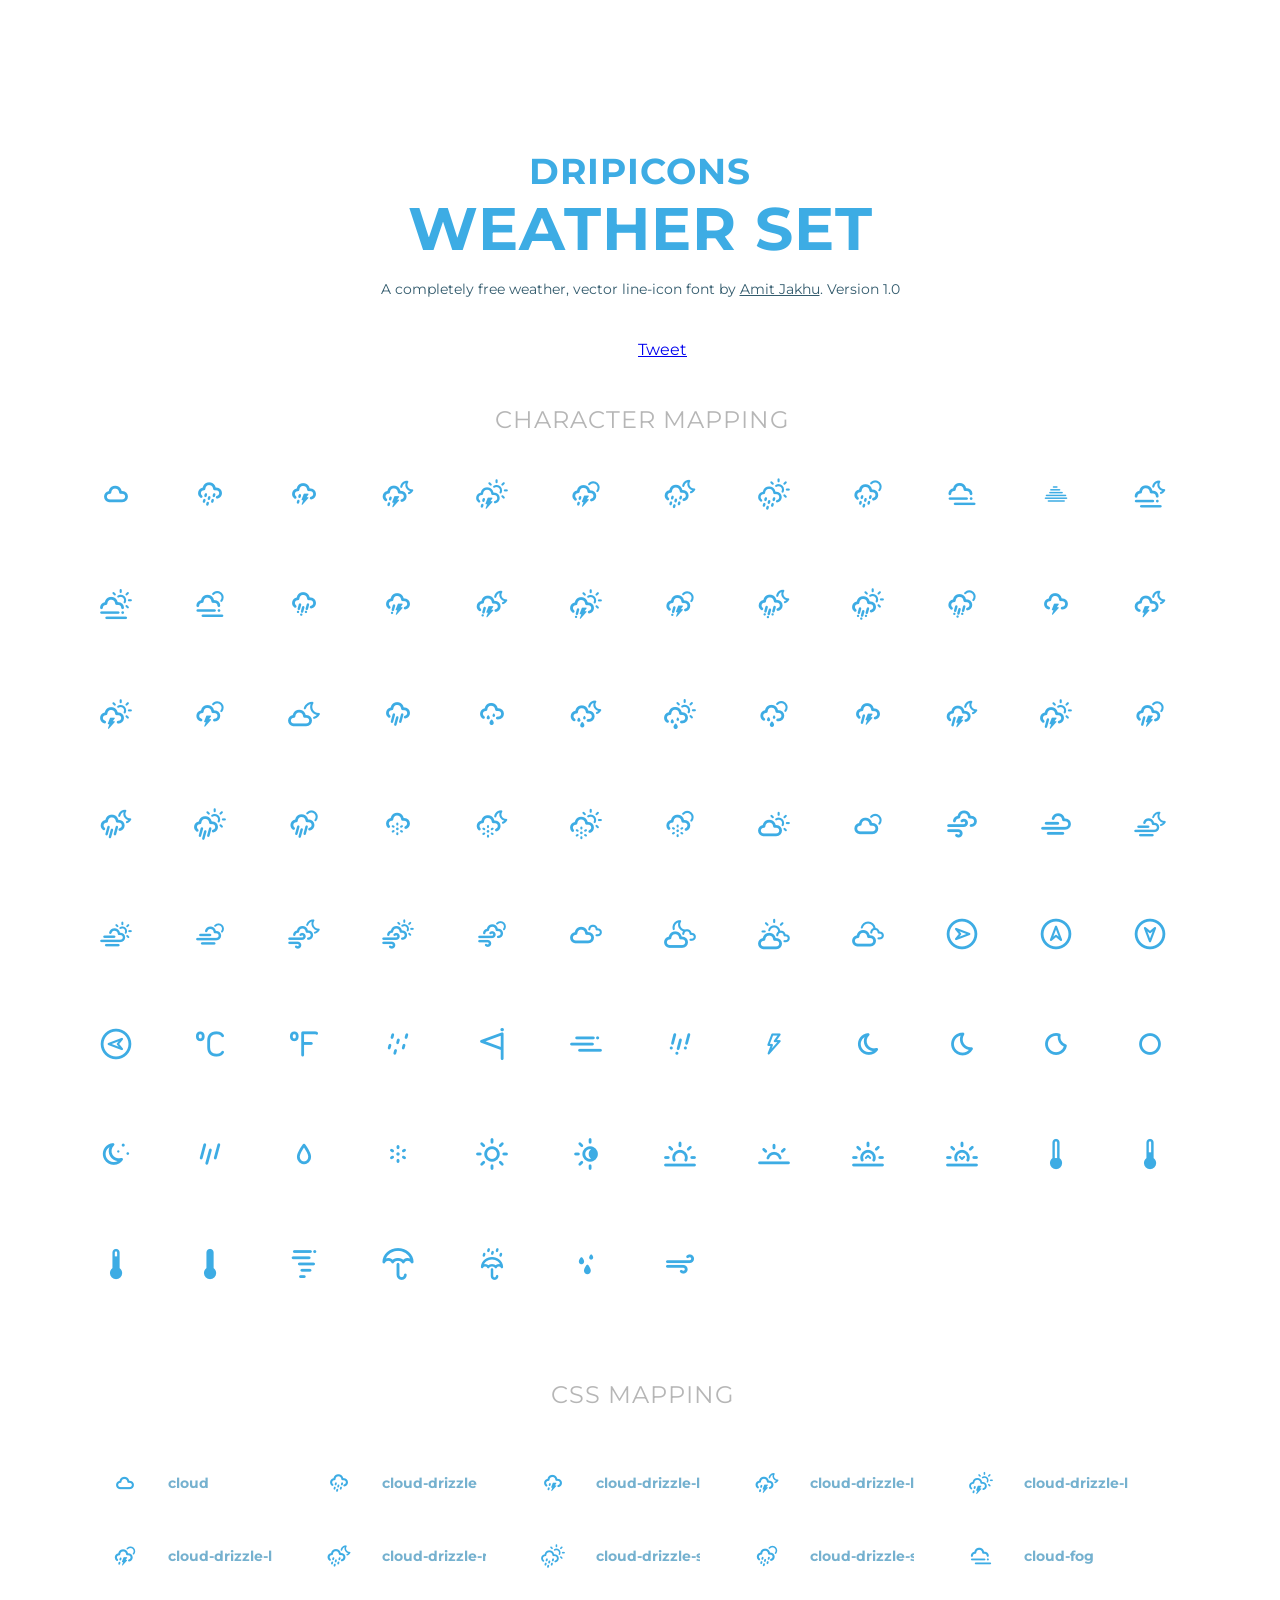
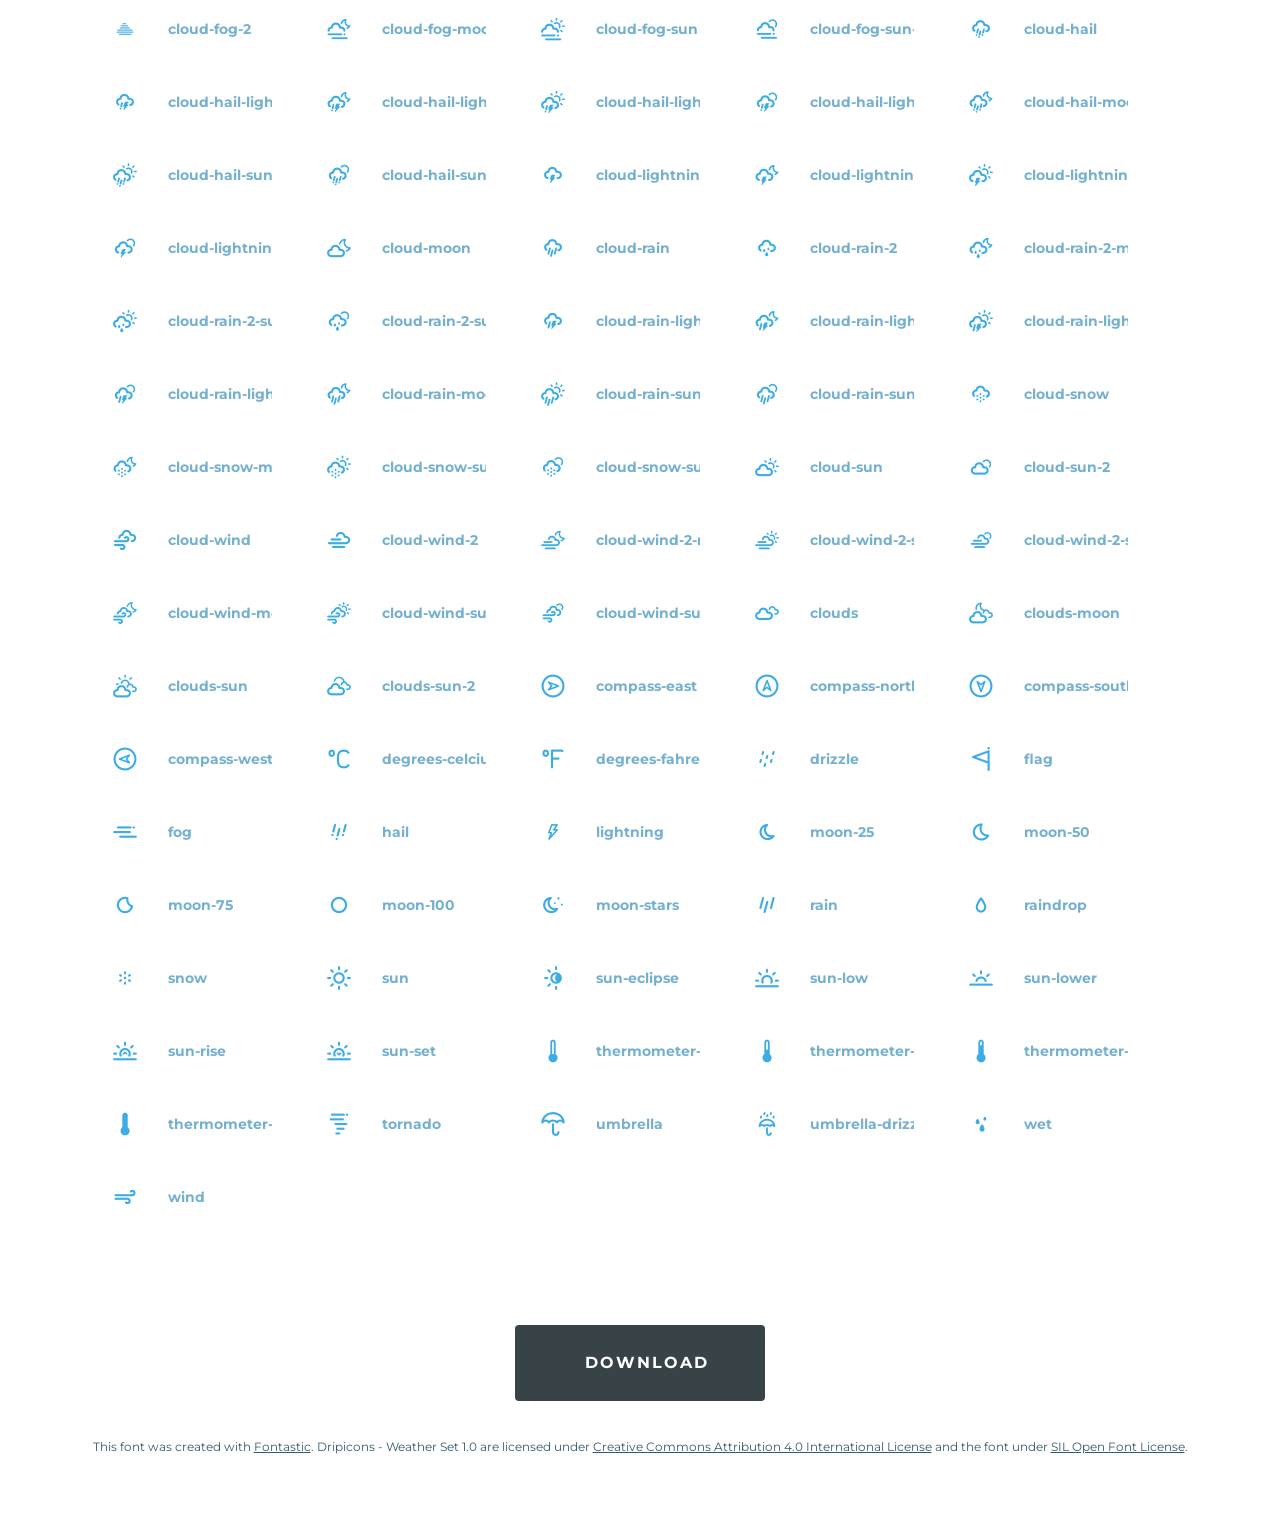
<file: html/css/icons-reference.html>
<!DOCTYPE html>
<html lang="en">
  <head>
    <meta charset="utf-8">
    <meta http-equiv="X-UA-Compatible" content="IE=edge,chrome=1">
    <meta name="viewport" content="width=device-width,initial-scale=1">
    <title>Dripicons - Weather Set (Line-Icon Font) by Amit Jakhu</title>
    <meta name="description" content="A completely free weather, vector line-icon font by Amit Jakhu.">
    <meta name="keywords" content="Amit Jakhu,Weather,Icons,Iconset,Free Icons,Climate,Climatology,Weather Icons,Icon,Toronto,Canada,Dribbble,Behance,Download,Resource,Designerfuel,Design,UI,User Interface,UX,User Experience">
    <meta itemprop="name" content="Dripicons - Weather Set (Free Iconset)">
    <meta itemprop="description" content="A completely free weather, vector line-icon font by Amit Jakhu.">
    <meta itemprop="image" content="http://demo.amitjakhu.com/dripicons-weather/img/dripicons-weather.png">

    <meta property="og:title" content="Dripicons - Weather Set (Free Iconset)" />
    <meta property="og:type" content="product" />
    <meta property="og:url" content="http://demo.amitjakhu.com/dripicons-weather/" />
    <meta property="og:image" content="http://demo.amitjakhu.com/dripicons-weather/img/dripicons-weather.png" />
    <meta property="og:description" content="A completely free weather, vector line-icon font by Amit Jakhu." />
    <meta property="og:site_name" content="Dripicons - Weather Set (Free Iconset)" />

    <link href="http://fonts.googleapis.com/css?family=Dosis:400,500,700" rel="stylesheet" type="text/css">
    <link rel="stylesheet" href="dripicons-style.css">
    <link rel="stylesheet" href="dripicons-webfont.css">
  </head>
  <body>
    <script>(function(d, s, id) {
          var js, fjs = d.getElementsByTagName(s)[0];
          if (d.getElementById(id)) return;
          js = d.createElement(s); js.id = id;
          js.src = "//connect.facebook.net/en_US/all.js#xfbml=1&appId=272937136072184";
          fjs.parentNode.insertBefore(js, fjs);

        }(document, 'script', 'facebook-jssdk'));</script>
    <div class="container">
      <h1><span>Dripicons</span><br>Weather Set</h1>
      <p class="small">A completely free weather, vector line-icon font by <a href="http://amitjakhu.com">Amit Jakhu</a>. Version 1.0</p>
          <ul class="share">
                <li><div class="fb-like" data-width="The pixel width of the plugin" data-height="The pixel height of the plugin" data-colorscheme="light" data-layout="button_count" data-action="like" data-show-faces="false" data-send="false"></div></li>
                <li><a href="https://twitter.com/share" class="twitter-share-button" data-via="amitjakhu">Tweet</a><script>!function(d,s,id){var js,fjs=d.getElementsByTagName(s)[0],p=/^http:/.test(d.location)?'http':'https';if(!d.getElementById(id)){js=d.createElement(s);js.id=id;js.src=p+'://platform.twitter.com/widgets.js';fjs.parentNode.insertBefore(js,fjs);}}(document, 'script', 'twitter-wjs');</script></li>
            </ul>
      <h2>Character mapping</h2>
      <ul class="glyphs character-mapping">
        <li>
          <div data-icon="a" class="icon"></div>
          <input type="text" readonly="readonly" value="a">
        </li>
        <li>
          <div data-icon="b" class="icon"></div>
          <input type="text" readonly="readonly" value="b">
        </li>
        <li>
          <div data-icon="c" class="icon"></div>
          <input type="text" readonly="readonly" value="c">
        </li>
        <li>
          <div data-icon="d" class="icon"></div>
          <input type="text" readonly="readonly" value="d">
        </li>
        <li>
          <div data-icon="e" class="icon"></div>
          <input type="text" readonly="readonly" value="e">
        </li>
        <li>
          <div data-icon="f" class="icon"></div>
          <input type="text" readonly="readonly" value="f">
        </li>
        <li>
          <div data-icon="g" class="icon"></div>
          <input type="text" readonly="readonly" value="g">
        </li>
        <li>
          <div data-icon="h" class="icon"></div>
          <input type="text" readonly="readonly" value="h">
        </li>
        <li>
          <div data-icon="i" class="icon"></div>
          <input type="text" readonly="readonly" value="i">
        </li>
        <li>
          <div data-icon="j" class="icon"></div>
          <input type="text" readonly="readonly" value="j">
        </li>
        <li>
          <div data-icon="k" class="icon"></div>
          <input type="text" readonly="readonly" value="k">
        </li>
        <li>
          <div data-icon="l" class="icon"></div>
          <input type="text" readonly="readonly" value="l">
        </li>
        <li>
          <div data-icon="m" class="icon"></div>
          <input type="text" readonly="readonly" value="m">
        </li>
        <li>
          <div data-icon="n" class="icon"></div>
          <input type="text" readonly="readonly" value="n">
        </li>
        <li>
          <div data-icon="o" class="icon"></div>
          <input type="text" readonly="readonly" value="o">
        </li>
        <li>
          <div data-icon="p" class="icon"></div>
          <input type="text" readonly="readonly" value="p">
        </li>
        <li>
          <div data-icon="q" class="icon"></div>
          <input type="text" readonly="readonly" value="q">
        </li>
        <li>
          <div data-icon="r" class="icon"></div>
          <input type="text" readonly="readonly" value="r">
        </li>
        <li>
          <div data-icon="s" class="icon"></div>
          <input type="text" readonly="readonly" value="s">
        </li>
        <li>
          <div data-icon="t" class="icon"></div>
          <input type="text" readonly="readonly" value="t">
        </li>
        <li>
          <div data-icon="u" class="icon"></div>
          <input type="text" readonly="readonly" value="u">
        </li>
        <li>
          <div data-icon="v" class="icon"></div>
          <input type="text" readonly="readonly" value="v">
        </li>
        <li>
          <div data-icon="w" class="icon"></div>
          <input type="text" readonly="readonly" value="w">
        </li>
        <li>
          <div data-icon="x" class="icon"></div>
          <input type="text" readonly="readonly" value="x">
        </li>
        <li>
          <div data-icon="y" class="icon"></div>
          <input type="text" readonly="readonly" value="y">
        </li>
        <li>
          <div data-icon="z" class="icon"></div>
          <input type="text" readonly="readonly" value="z">
        </li>
        <li>
          <div data-icon="A" class="icon"></div>
          <input type="text" readonly="readonly" value="A">
        </li>
        <li>
          <div data-icon="B" class="icon"></div>
          <input type="text" readonly="readonly" value="B">
        </li>
        <li>
          <div data-icon="C" class="icon"></div>
          <input type="text" readonly="readonly" value="C">
        </li>
        <li>
          <div data-icon="D" class="icon"></div>
          <input type="text" readonly="readonly" value="D">
        </li>
        <li>
          <div data-icon="E" class="icon"></div>
          <input type="text" readonly="readonly" value="E">
        </li>
        <li>
          <div data-icon="F" class="icon"></div>
          <input type="text" readonly="readonly" value="F">
        </li>
        <li>
          <div data-icon="G" class="icon"></div>
          <input type="text" readonly="readonly" value="G">
        </li>
        <li>
          <div data-icon="H" class="icon"></div>
          <input type="text" readonly="readonly" value="H">
        </li>
        <li>
          <div data-icon="I" class="icon"></div>
          <input type="text" readonly="readonly" value="I">
        </li>
        <li>
          <div data-icon="J" class="icon"></div>
          <input type="text" readonly="readonly" value="J">
        </li>
        <li>
          <div data-icon="K" class="icon"></div>
          <input type="text" readonly="readonly" value="K">
        </li>
        <li>
          <div data-icon="L" class="icon"></div>
          <input type="text" readonly="readonly" value="L">
        </li>
        <li>
          <div data-icon="M" class="icon"></div>
          <input type="text" readonly="readonly" value="M">
        </li>
        <li>
          <div data-icon="N" class="icon"></div>
          <input type="text" readonly="readonly" value="N">
        </li>
        <li>
          <div data-icon="O" class="icon"></div>
          <input type="text" readonly="readonly" value="O">
        </li>
        <li>
          <div data-icon="P" class="icon"></div>
          <input type="text" readonly="readonly" value="P">
        </li>
        <li>
          <div data-icon="Q" class="icon"></div>
          <input type="text" readonly="readonly" value="Q">
        </li>
        <li>
          <div data-icon="R" class="icon"></div>
          <input type="text" readonly="readonly" value="R">
        </li>
        <li>
          <div data-icon="S" class="icon"></div>
          <input type="text" readonly="readonly" value="S">
        </li>
        <li>
          <div data-icon="T" class="icon"></div>
          <input type="text" readonly="readonly" value="T">
        </li>
        <li>
          <div data-icon="U" class="icon"></div>
          <input type="text" readonly="readonly" value="U">
        </li>
        <li>
          <div data-icon="V" class="icon"></div>
          <input type="text" readonly="readonly" value="V">
        </li>
        <li>
          <div data-icon="W" class="icon"></div>
          <input type="text" readonly="readonly" value="W">
        </li>
        <li>
          <div data-icon="X" class="icon"></div>
          <input type="text" readonly="readonly" value="X">
        </li>
        <li>
          <div data-icon="Y" class="icon"></div>
          <input type="text" readonly="readonly" value="Y">
        </li>
        <li>
          <div data-icon="Z" class="icon"></div>
          <input type="text" readonly="readonly" value="Z">
        </li>
        <li>
          <div data-icon="0" class="icon"></div>
          <input type="text" readonly="readonly" value="0">
        </li>
        <li>
          <div data-icon="1" class="icon"></div>
          <input type="text" readonly="readonly" value="1">
        </li>
        <li>
          <div data-icon="2" class="icon"></div>
          <input type="text" readonly="readonly" value="2">
        </li>
        <li>
          <div data-icon="3" class="icon"></div>
          <input type="text" readonly="readonly" value="3">
        </li>
        <li>
          <div data-icon="4" class="icon"></div>
          <input type="text" readonly="readonly" value="4">
        </li>
        <li>
          <div data-icon="5" class="icon"></div>
          <input type="text" readonly="readonly" value="5">
        </li>
        <li>
          <div data-icon="6" class="icon"></div>
          <input type="text" readonly="readonly" value="6">
        </li>
        <li>
          <div data-icon="7" class="icon"></div>
          <input type="text" readonly="readonly" value="7">
        </li>
        <li>
          <div data-icon="8" class="icon"></div>
          <input type="text" readonly="readonly" value="8">
        </li>
        <li>
          <div data-icon="9" class="icon"></div>
          <input type="text" readonly="readonly" value="9">
        </li>
        <li>
          <div data-icon="!" class="icon"></div>
          <input type="text" readonly="readonly" value="!">
        </li>
        <li>
          <div data-icon="&#34;" class="icon"></div>
          <input type="text" readonly="readonly" value="&quot;">
        </li>
        <li>
          <div data-icon="#" class="icon"></div>
          <input type="text" readonly="readonly" value="#">
        </li>
        <li>
          <div data-icon="$" class="icon"></div>
          <input type="text" readonly="readonly" value="$">
        </li>
        <li>
          <div data-icon="%" class="icon"></div>
          <input type="text" readonly="readonly" value="%">
        </li>
        <li>
          <div data-icon="&" class="icon"></div>
          <input type="text" readonly="readonly" value="&amp;">
        </li>
        <li>
          <div data-icon="'" class="icon"></div>
          <input type="text" readonly="readonly" value="&#39;">
        </li>
        <li>
          <div data-icon="(" class="icon"></div>
          <input type="text" readonly="readonly" value="(">
        </li>
        <li>
          <div data-icon=")" class="icon"></div>
          <input type="text" readonly="readonly" value=")">
        </li>
        <li>
          <div data-icon="*" class="icon"></div>
          <input type="text" readonly="readonly" value="*">
        </li>
        <li>
          <div data-icon="+" class="icon"></div>
          <input type="text" readonly="readonly" value="+">
        </li>
        <li>
          <div data-icon="," class="icon"></div>
          <input type="text" readonly="readonly" value=",">
        </li>
        <li>
          <div data-icon="-" class="icon"></div>
          <input type="text" readonly="readonly" value="-">
        </li>
        <li>
          <div data-icon="." class="icon"></div>
          <input type="text" readonly="readonly" value=".">
        </li>
        <li>
          <div data-icon="/" class="icon"></div>
          <input type="text" readonly="readonly" value="/">
        </li>
        <li>
          <div data-icon=":" class="icon"></div>
          <input type="text" readonly="readonly" value=":">
        </li>
        <li>
          <div data-icon=";" class="icon"></div>
          <input type="text" readonly="readonly" value=";">
        </li>
        <li>
          <div data-icon="<" class="icon"></div>
          <input type="text" readonly="readonly" value="&lt;">
        </li>
        <li>
          <div data-icon="=" class="icon"></div>
          <input type="text" readonly="readonly" value="=">
        </li>
        <li>
          <div data-icon=">" class="icon"></div>
          <input type="text" readonly="readonly" value="&gt;">
        </li>
        <li>
          <div data-icon="?" class="icon"></div>
          <input type="text" readonly="readonly" value="?">
        </li>
        <li>
          <div data-icon="@" class="icon"></div>
          <input type="text" readonly="readonly" value="@">
        </li>
        <li>
          <div data-icon="[" class="icon"></div>
          <input type="text" readonly="readonly" value="[">
        </li>
        <li>
          <div data-icon="]" class="icon"></div>
          <input type="text" readonly="readonly" value="]">
        </li>
        <li>
          <div data-icon="^" class="icon"></div>
          <input type="text" readonly="readonly" value="^">
        </li>
        <li>
          <div data-icon="_" class="icon"></div>
          <input type="text" readonly="readonly" value="_">
        </li>
        <li>
          <div data-icon="`" class="icon"></div>
          <input type="text" readonly="readonly" value="`">
        </li>
        <li>
          <div data-icon="{" class="icon"></div>
          <input type="text" readonly="readonly" value="{">
        </li>
        <li>
          <div data-icon="|" class="icon"></div>
          <input type="text" readonly="readonly" value="|">
        </li>
      </ul>
      <h2>CSS mapping</h2>
      <ul class="glyphs css-mapping">
        <li>
          <div class="icon diw-cloud"></div>
          <input type="text" readonly="readonly" value="cloud">
        </li>
        <li>
          <div class="icon diw-cloud-drizzle"></div>
          <input type="text" readonly="readonly" value="cloud-drizzle">
        </li>
        <li>
          <div class="icon diw-cloud-drizzle-lightning"></div>
          <input type="text" readonly="readonly" value="cloud-drizzle-lightning">
        </li>
        <li>
          <div class="icon diw-cloud-drizzle-lightning-moon"></div>
          <input type="text" readonly="readonly" value="cloud-drizzle-lightning-moon">
        </li>
        <li>
          <div class="icon diw-cloud-drizzle-lightning-sun"></div>
          <input type="text" readonly="readonly" value="cloud-drizzle-lightning-sun">
        </li>
        <li>
          <div class="icon diw-cloud-drizzle-lightning-sun-2"></div>
          <input type="text" readonly="readonly" value="cloud-drizzle-lightning-sun-2">
        </li>
        <li>
          <div class="icon diw-cloud-drizzle-moon"></div>
          <input type="text" readonly="readonly" value="cloud-drizzle-moon">
        </li>
        <li>
          <div class="icon diw-cloud-drizzle-sun"></div>
          <input type="text" readonly="readonly" value="cloud-drizzle-sun">
        </li>
        <li>
          <div class="icon diw-cloud-drizzle-sun-2"></div>
          <input type="text" readonly="readonly" value="cloud-drizzle-sun-2">
        </li>
        <li>
          <div class="icon diw-cloud-fog"></div>
          <input type="text" readonly="readonly" value="cloud-fog">
        </li>
        <li>
          <div class="icon diw-cloud-fog-2"></div>
          <input type="text" readonly="readonly" value="cloud-fog-2">
        </li>
        <li>
          <div class="icon diw-cloud-fog-moon"></div>
          <input type="text" readonly="readonly" value="cloud-fog-moon">
        </li>
        <li>
          <div class="icon diw-cloud-fog-sun"></div>
          <input type="text" readonly="readonly" value="cloud-fog-sun">
        </li>
        <li>
          <div class="icon diw-cloud-fog-sun-2"></div>
          <input type="text" readonly="readonly" value="cloud-fog-sun-2">
        </li>
        <li>
          <div class="icon diw-cloud-hail"></div>
          <input type="text" readonly="readonly" value="cloud-hail">
        </li>
        <li>
          <div class="icon diw-cloud-hail-lightning"></div>
          <input type="text" readonly="readonly" value="cloud-hail-lightning">
        </li>
        <li>
          <div class="icon diw-cloud-hail-lightning-moon"></div>
          <input type="text" readonly="readonly" value="cloud-hail-lightning-moon">
        </li>
        <li>
          <div class="icon diw-cloud-hail-lightning-sun"></div>
          <input type="text" readonly="readonly" value="cloud-hail-lightning-sun">
        </li>
        <li>
          <div class="icon diw-cloud-hail-lightning-sun-2"></div>
          <input type="text" readonly="readonly" value="cloud-hail-lightning-sun-2">
        </li>
        <li>
          <div class="icon diw-cloud-hail-moon"></div>
          <input type="text" readonly="readonly" value="cloud-hail-moon">
        </li>
        <li>
          <div class="icon diw-cloud-hail-sun"></div>
          <input type="text" readonly="readonly" value="cloud-hail-sun">
        </li>
        <li>
          <div class="icon diw-cloud-hail-sun-2"></div>
          <input type="text" readonly="readonly" value="cloud-hail-sun-2">
        </li>
        <li>
          <div class="icon diw-cloud-lightning"></div>
          <input type="text" readonly="readonly" value="cloud-lightning">
        </li>
        <li>
          <div class="icon diw-cloud-lightning-moon"></div>
          <input type="text" readonly="readonly" value="cloud-lightning-moon">
        </li>
        <li>
          <div class="icon diw-cloud-lightning-sun"></div>
          <input type="text" readonly="readonly" value="cloud-lightning-sun">
        </li>
        <li>
          <div class="icon diw-cloud-lightning-sun-2"></div>
          <input type="text" readonly="readonly" value="cloud-lightning-sun-2">
        </li>
        <li>
          <div class="icon diw-cloud-moon"></div>
          <input type="text" readonly="readonly" value="cloud-moon">
        </li>
        <li>
          <div class="icon diw-cloud-rain"></div>
          <input type="text" readonly="readonly" value="cloud-rain">
        </li>
        <li>
          <div class="icon diw-cloud-rain-2"></div>
          <input type="text" readonly="readonly" value="cloud-rain-2">
        </li>
        <li>
          <div class="icon diw-cloud-rain-2-moon"></div>
          <input type="text" readonly="readonly" value="cloud-rain-2-moon">
        </li>
        <li>
          <div class="icon diw-cloud-rain-2-sun"></div>
          <input type="text" readonly="readonly" value="cloud-rain-2-sun">
        </li>
        <li>
          <div class="icon diw-cloud-rain-2-sun-2"></div>
          <input type="text" readonly="readonly" value="cloud-rain-2-sun-2">
        </li>
        <li>
          <div class="icon diw-cloud-rain-lightning"></div>
          <input type="text" readonly="readonly" value="cloud-rain-lightning">
        </li>
        <li>
          <div class="icon diw-cloud-rain-lightning-moon"></div>
          <input type="text" readonly="readonly" value="cloud-rain-lightning-moon">
        </li>
        <li>
          <div class="icon diw-cloud-rain-lightning-sun"></div>
          <input type="text" readonly="readonly" value="cloud-rain-lightning-sun">
        </li>
        <li>
          <div class="icon diw-cloud-rain-lightning-sun-2"></div>
          <input type="text" readonly="readonly" value="cloud-rain-lightning-sun-2">
        </li>
        <li>
          <div class="icon diw-cloud-rain-moon"></div>
          <input type="text" readonly="readonly" value="cloud-rain-moon">
        </li>
        <li>
          <div class="icon diw-cloud-rain-sun"></div>
          <input type="text" readonly="readonly" value="cloud-rain-sun">
        </li>
        <li>
          <div class="icon diw-cloud-rain-sun-2"></div>
          <input type="text" readonly="readonly" value="cloud-rain-sun-2">
        </li>
        <li>
          <div class="icon diw-cloud-snow"></div>
          <input type="text" readonly="readonly" value="cloud-snow">
        </li>
        <li>
          <div class="icon diw-cloud-snow-moon"></div>
          <input type="text" readonly="readonly" value="cloud-snow-moon">
        </li>
        <li>
          <div class="icon diw-cloud-snow-sun"></div>
          <input type="text" readonly="readonly" value="cloud-snow-sun">
        </li>
        <li>
          <div class="icon diw-cloud-snow-sun-2"></div>
          <input type="text" readonly="readonly" value="cloud-snow-sun-2">
        </li>
        <li>
          <div class="icon diw-cloud-sun"></div>
          <input type="text" readonly="readonly" value="cloud-sun">
        </li>
        <li>
          <div class="icon diw-cloud-sun-2"></div>
          <input type="text" readonly="readonly" value="cloud-sun-2">
        </li>
        <li>
          <div class="icon diw-cloud-wind"></div>
          <input type="text" readonly="readonly" value="cloud-wind">
        </li>
        <li>
          <div class="icon diw-cloud-wind-2"></div>
          <input type="text" readonly="readonly" value="cloud-wind-2">
        </li>
        <li>
          <div class="icon diw-cloud-wind-2-moon"></div>
          <input type="text" readonly="readonly" value="cloud-wind-2-moon">
        </li>
        <li>
          <div class="icon diw-cloud-wind-2-sun"></div>
          <input type="text" readonly="readonly" value="cloud-wind-2-sun">
        </li>
        <li>
          <div class="icon diw-cloud-wind-2-sun-2"></div>
          <input type="text" readonly="readonly" value="cloud-wind-2-sun-2">
        </li>
        <li>
          <div class="icon diw-cloud-wind-moon"></div>
          <input type="text" readonly="readonly" value="cloud-wind-moon">
        </li>
        <li>
          <div class="icon diw-cloud-wind-sun"></div>
          <input type="text" readonly="readonly" value="cloud-wind-sun">
        </li>
        <li>
          <div class="icon diw-cloud-wind-sun-2"></div>
          <input type="text" readonly="readonly" value="cloud-wind-sun-2">
        </li>
        <li>
          <div class="icon diw-clouds"></div>
          <input type="text" readonly="readonly" value="clouds">
        </li>
        <li>
          <div class="icon diw-clouds-moon"></div>
          <input type="text" readonly="readonly" value="clouds-moon">
        </li>
        <li>
          <div class="icon diw-clouds-sun"></div>
          <input type="text" readonly="readonly" value="clouds-sun">
        </li>
        <li>
          <div class="icon diw-clouds-sun-2"></div>
          <input type="text" readonly="readonly" value="clouds-sun-2">
        </li>
        <li>
          <div class="icon diw-compass-east"></div>
          <input type="text" readonly="readonly" value="compass-east">
        </li>
        <li>
          <div class="icon diw-compass-north"></div>
          <input type="text" readonly="readonly" value="compass-north">
        </li>
        <li>
          <div class="icon diw-compass-south"></div>
          <input type="text" readonly="readonly" value="compass-south">
        </li>
        <li>
          <div class="icon diw-compass-west"></div>
          <input type="text" readonly="readonly" value="compass-west">
        </li>
        <li>
          <div class="icon diw-degrees-celcius"></div>
          <input type="text" readonly="readonly" value="degrees-celcius">
        </li>
        <li>
          <div class="icon diw-degrees-fahrenheit"></div>
          <input type="text" readonly="readonly" value="degrees-fahrenheit">
        </li>
        <li>
          <div class="icon diw-drizzle"></div>
          <input type="text" readonly="readonly" value="drizzle">
        </li>
        <li>
          <div class="icon diw-flag"></div>
          <input type="text" readonly="readonly" value="flag">
        </li>
        <li>
          <div class="icon diw-fog"></div>
          <input type="text" readonly="readonly" value="fog">
        </li>
        <li>
          <div class="icon diw-hail"></div>
          <input type="text" readonly="readonly" value="hail">
        </li>
        <li>
          <div class="icon diw-lightning"></div>
          <input type="text" readonly="readonly" value="lightning">
        </li>
        <li>
          <div class="icon diw-moon-25"></div>
          <input type="text" readonly="readonly" value="moon-25">
        </li>
        <li>
          <div class="icon diw-moon-50"></div>
          <input type="text" readonly="readonly" value="moon-50">
        </li>
        <li>
          <div class="icon diw-moon-75"></div>
          <input type="text" readonly="readonly" value="moon-75">
        </li>
        <li>
          <div class="icon diw-moon-100"></div>
          <input type="text" readonly="readonly" value="moon-100">
        </li>
        <li>
          <div class="icon diw-moon-stars"></div>
          <input type="text" readonly="readonly" value="moon-stars">
        </li>
        <li>
          <div class="icon diw-rain"></div>
          <input type="text" readonly="readonly" value="rain">
        </li>
        <li>
          <div class="icon diw-raindrop"></div>
          <input type="text" readonly="readonly" value="raindrop">
        </li>
        <li>
          <div class="icon diw-snow"></div>
          <input type="text" readonly="readonly" value="snow">
        </li>
        <li>
          <div class="icon diw-sun"></div>
          <input type="text" readonly="readonly" value="sun">
        </li>
        <li>
          <div class="icon diw-sun-eclipse"></div>
          <input type="text" readonly="readonly" value="sun-eclipse">
        </li>
        <li>
          <div class="icon diw-sun-low"></div>
          <input type="text" readonly="readonly" value="sun-low">
        </li>
        <li>
          <div class="icon diw-sun-lower"></div>
          <input type="text" readonly="readonly" value="sun-lower">
        </li>
        <li>
          <div class="icon diw-sun-rise"></div>
          <input type="text" readonly="readonly" value="sun-rise">
        </li>
        <li>
          <div class="icon diw-sun-set"></div>
          <input type="text" readonly="readonly" value="sun-set">
        </li>
        <li>
          <div class="icon diw-thermometer-25"></div>
          <input type="text" readonly="readonly" value="thermometer-25">
        </li>
        <li>
          <div class="icon diw-thermometer-50"></div>
          <input type="text" readonly="readonly" value="thermometer-50">
        </li>
        <li>
          <div class="icon diw-thermometer-75"></div>
          <input type="text" readonly="readonly" value="thermometer-75">
        </li>
        <li>
          <div class="icon diw-thermometer-100"></div>
          <input type="text" readonly="readonly" value="thermometer-100">
        </li>
        <li>
          <div class="icon diw-tornado"></div>
          <input type="text" readonly="readonly" value="tornado">
        </li>
        <li>
          <div class="icon diw-umbrella"></div>
          <input type="text" readonly="readonly" value="umbrella">
        </li>
        <li>
          <div class="icon diw-umbrella-drizzle"></div>
          <input type="text" readonly="readonly" value="umbrella-drizzle">
        </li>
        <li>
          <div class="icon diw-wet"></div>
          <input type="text" readonly="readonly" value="wet">
        </li>
        <li>
          <div class="icon diw-wind"></div>
          <input type="text" readonly="readonly" value="wind">
        </li>
      </ul>
      <a href="http://designerfuel.tumblr.com/post/94655830049/dripicons-weather-set-free-iconset-available" class="button" target="_blank"><span class="icon icon-download"></span>&nbsp;&nbsp;Download</a>
      <p class="small footer">This font was created with <a href="http://fontastic.me/">Fontastic</a>. Dripicons - Weather Set 1.0 are licensed under <a rel="license" href="http://creativecommons.org/licenses/by/4.0/" target="_blank">Creative Commons Attribution 4.0 International License</a> and the font under <a href="http://scripts.sil.org/cms/scripts/page.php?site_id=nrsi&id=OFL" target="_blank">SIL Open Font License</a>.</p>
    </div><script type="text/javascript">
(function() {
  var glyphs, _i, _len, _ref;

  _ref = document.getElementsByClassName('glyphs');
  for (_i = 0, _len = _ref.length; _i < _len; _i++) {
    glyphs = _ref[_i];
    glyphs.addEventListener('click', function(event) {
      if (event.target.tagName === 'INPUT') {
        return event.target.select();
      }
    });
  }

}).call(this);
</script>
  </body>
</html>
</file>
<file: html/css/dripicons-style.css>
@import url(http://fonts.googleapis.com/css?family=Montserrat:400,700);
  * {transition:all 0.15s;}
  ::selection{background:#374347;color:#fff;}
  ::-moz-selection{background:#374347;color:#fff;}
  html,body,div,span,applet,object,iframe,h1,h2,h3,h4,h5,h6,p,blockquote,pre,a,abbr,acronym,address,big,cite,code,del,dfn,em,img,ins,kbd,q,s,samp,small,strike,strong,sub,sup,tt,var,dl,dt,dd,ol,ul,li,fieldset,form,label,legend,table,caption,tbody,tfoot,thead,tr,th,td{margin:0;padding:0;border:0;outline:0;font-weight:inherit;font-style:inherit;font-family:inherit;font-size:100%;vertical-align:baseline}
  body{line-height:1;color:#B6B6B6;background:#fff;}
  ol,ul{list-style:none}
  table{border-collapse:separate;border-spacing:0;vertical-align:middle}
  caption,th,td{text-align:left;font-weight:normal;vertical-align:middle}
  a img{border:none}
  *{-webkit-box-sizing:border-box;-moz-box-sizing:border-box;box-sizing:border-box}
  body{font-family:'Montserrat','Helvetica','Arial',sans-serif;font-weight:400;}
  .container{margin:15px auto;width:90%;max-width:1140px;}
  h1{margin:130px 0 20px;font-weight:700;font-size:60px;line-height:66px;color:#3DACE4;text-align:center;text-transform:uppercase;letter-spacing:1px;}
  h1 span{font-size:36px;line-height:42px;}
  h2{color:#B6B6B6;font-size:24px;padding:0 0 21px 5px;margin:50px 0 0 0;text-transform:uppercase;font-weight:400;text-align:center;letter-spacing:1px;}
  .small{font-size:14px;color:#335B6D;text-align:center;}
  .small a{color:#335B6D;}
  .small a:hover{color:#3DACE4}
  .footer{font-size:12px;display:block;margin: 20px auto 80px auto;}
  .glyphs.character-mapping{margin:0;padding:0;border:none;}
  .glyphs.character-mapping li{margin:0;display:inline-block;width:90px;border-radius:4px;}
  .glyphs.character-mapping .icon{margin:10px 0 10px 15px;padding:15px;position:relative;width:55px;height:55px;color:#3DACE4 !important;overflow:hidden;-webkit-border-radius:3px;border-radius:3px;font-size:32px;}
  .glyphs.character-mapping .icon svg{fill:#3DACE4}
  .glyphs.character-mapping li:hover .icon{color:#fff !important;}
  .glyphs.character-mapping li:hover .icon svg{fill:#fff}
  .glyphs.character-mapping li:hover input{opacity:100;}
  .glyphs.character-mapping li:hover{background:#374347;}
  .glyphs.character-mapping input{opacity:0;background:#3DACE4;color:#fff;margin:0;padding:10px 0;line-height:12px;font-size:12px;display:block;width:100%;border:none;text-align:center;outline:none;border-bottom-right-radius:3px;border-bottom-left-radius:3px;font-family:'Montserrat','Helvetica','Arial',sans-serif;font-weight:400;}
  .glyphs.character-mapping input:focus{border:none;}
  .glyphs.character-mapping input:hover{border:none;}
  .glyphs.css-mapping{margin:0 0 60px 0;padding:30px 0 20px 30px;color:rgba(0,0,0,0.5);border:none;-webkit-border-radius:3px;border-radius:3px;}
  .glyphs.css-mapping li{margin:0 30px 20px 0;padding:0;display:inline-block;overflow:hidden}
  .glyphs.css-mapping .icon{margin:0;margin-right:10px;padding:13px;height:50px;width:50px;color:#3DACE4 !important;overflow:hidden;float:left;font-size:24px}
  .glyphs.css-mapping input{background:none;color:#75B1CF;margin:0;margin-top:5px;padding:8px;line-height:14px;font-size:14px;font-family:'Montserrat','Helvetica','Arial',sans-serif;font-weight:700;display:block;width:120px;height:40px;border:none;-webkit-border-radius:5px;border-radius:5px;outline:none;float:right;}
  .glyphs.css-mapping input:focus{border:none;}
  .glyphs.css-mapping input:hover{}
  .button{display:block;width:250px;margin:0 auto 40px auto;padding:30px 50px;background:#374347;color:#fff;font-weight:700;text-transform:uppercase;letter-spacing:2px;text-decoration:none;text-align:center;border-radius:4px;}
  .button:hover{background:#3DACE4;color:#fff;}
  .share, .share li {padding: 0;list-style: none;max-width: 500px;display: block;text-align: center;}
  .share {margin: 30px auto 15px auto;}
  .share li {padding: 0 15px;margin: 0 auto;text-align: center;display: inline;overflow: hidden;position: relative;right: -15px;}
  .share li:first-child {top: -3px;}
</file>
<file: html/css/dripicons-webfont.css>
@charset "UTF-8";

@font-face {
  font-family: "dripicons-weather";
  src:url("../webfonts/dripicons-weather.eot");
  src:url("../webfonts/dripicons-weather.eot?#iefix") format("embedded-opentype"),
    url("../webfonts/dripicons-weather.woff") format("woff"),
    url("../webfonts/dripicons-weather.ttf") format("truetype"),
    url("../webfonts/dripicons-weather.svg#dripicons-weather") format("svg");
  font-weight: normal;
  font-style: normal;

}

[data-icon]:before {
  font-family: "dripicons-weather" !important;
  content: attr(data-icon);
  font-style: normal !important;
  font-weight: normal !important;
  font-variant: normal !important;
  text-transform: none !important;
  speak: none;
  line-height: 1;
  -webkit-font-smoothing: antialiased;
  -moz-osx-font-smoothing: grayscale;
}

[class^="diw-"]:before,
[class*=" diw-"]:before {
  font-family: "dripicons-weather" !important;
  font-style: normal !important;
  font-weight: normal !important;
  font-variant: normal !important;
  text-transform: none !important;
  speak: none;
  line-height: 1;
  -webkit-font-smoothing: antialiased;
  -moz-osx-font-smoothing: grayscale;
}

.diw-cloud:before {
  content: "a";
}
.diw-cloud-drizzle:before {
  content: "b";
}
.diw-cloud-drizzle-lightning:before {
  content: "c";
}
.diw-cloud-drizzle-lightning-moon:before {
  content: "d";
}
.diw-cloud-drizzle-lightning-sun:before {
  content: "e";
}
.diw-cloud-drizzle-lightning-sun-2:before {
  content: "f";
}
.diw-cloud-drizzle-moon:before {
  content: "g";
}
.diw-cloud-drizzle-sun:before {
  content: "h";
}
.diw-cloud-drizzle-sun-2:before {
  content: "i";
}
.diw-cloud-fog:before {
  content: "j";
}
.diw-cloud-fog-2:before {
  content: "k";
}
.diw-cloud-fog-moon:before {
  content: "l";
}
.diw-cloud-fog-sun:before {
  content: "m";
}
.diw-cloud-fog-sun-2:before {
  content: "n";
}
.diw-cloud-hail:before {
  content: "o";
}
.diw-cloud-hail-lightning:before {
  content: "p";
}
.diw-cloud-hail-lightning-moon:before {
  content: "q";
}
.diw-cloud-hail-lightning-sun:before {
  content: "r";
}
.diw-cloud-hail-lightning-sun-2:before {
  content: "s";
}
.diw-cloud-hail-moon:before {
  content: "t";
}
.diw-cloud-hail-sun:before {
  content: "u";
}
.diw-cloud-hail-sun-2:before {
  content: "v";
}
.diw-cloud-lightning:before {
  content: "w";
}
.diw-cloud-lightning-moon:before {
  content: "x";
}
.diw-cloud-lightning-sun:before {
  content: "y";
}
.diw-cloud-lightning-sun-2:before {
  content: "z";
}
.diw-cloud-moon:before {
  content: "A";
}
.diw-cloud-rain:before {
  content: "B";
}
.diw-cloud-rain-2:before {
  content: "C";
}
.diw-cloud-rain-2-moon:before {
  content: "D";
}
.diw-cloud-rain-2-sun:before {
  content: "E";
}
.diw-cloud-rain-2-sun-2:before {
  content: "F";
}
.diw-cloud-rain-lightning:before {
  content: "G";
}
.diw-cloud-rain-lightning-moon:before {
  content: "H";
}
.diw-cloud-rain-lightning-sun:before {
  content: "I";
}
.diw-cloud-rain-lightning-sun-2:before {
  content: "J";
}
.diw-cloud-rain-moon:before {
  content: "K";
}
.diw-cloud-rain-sun:before {
  content: "L";
}
.diw-cloud-rain-sun-2:before {
  content: "M";
}
.diw-cloud-snow:before {
  content: "N";
}
.diw-cloud-snow-moon:before {
  content: "O";
}
.diw-cloud-snow-sun:before {
  content: "P";
}
.diw-cloud-snow-sun-2:before {
  content: "Q";
}
.diw-cloud-sun:before {
  content: "R";
}
.diw-cloud-sun-2:before {
  content: "S";
}
.diw-cloud-wind:before {
  content: "T";
}
.diw-cloud-wind-2:before {
  content: "U";
}
.diw-cloud-wind-2-moon:before {
  content: "V";
}
.diw-cloud-wind-2-sun:before {
  content: "W";
}
.diw-cloud-wind-2-sun-2:before {
  content: "X";
}
.diw-cloud-wind-moon:before {
  content: "Y";
}
.diw-cloud-wind-sun:before {
  content: "Z";
}
.diw-cloud-wind-sun-2:before {
  content: "0";
}
.diw-clouds:before {
  content: "1";
}
.diw-clouds-moon:before {
  content: "2";
}
.diw-clouds-sun:before {
  content: "3";
}
.diw-clouds-sun-2:before {
  content: "4";
}
.diw-compass-east:before {
  content: "5";
}
.diw-compass-north:before {
  content: "6";
}
.diw-compass-south:before {
  content: "7";
}
.diw-compass-west:before {
  content: "8";
}
.diw-degrees-celcius:before {
  content: "9";
}
.diw-degrees-fahrenheit:before {
  content: "!";
}
.diw-drizzle:before {
  content: "\"";
}
.diw-flag:before {
  content: "#";
}
.diw-fog:before {
  content: "$";
}
.diw-hail:before {
  content: "%";
}
.diw-lightning:before {
  content: "&";
}
.diw-moon-25:before {
  content: "'";
}
.diw-moon-50:before {
  content: "(";
}
.diw-moon-75:before {
  content: ")";
}
.diw-moon-100:before {
  content: "*";
}
.diw-moon-stars:before {
  content: "+";
}
.diw-rain:before {
  content: ",";
}
.diw-raindrop:before {
  content: "-";
}
.diw-snow:before {
  content: ".";
}
.diw-sun:before {
  content: "/";
}
.diw-sun-eclipse:before {
  content: ":";
}
.diw-sun-low:before {
  content: ";";
}
.diw-sun-lower:before {
  content: "<";
}
.diw-sun-rise:before {
  content: "=";
}
.diw-sun-set:before {
  content: ">";
}
.diw-thermometer-25:before {
  content: "?";
}
.diw-thermometer-50:before {
  content: "@";
}
.diw-thermometer-75:before {
  content: "[";
}
.diw-thermometer-100:before {
  content: "]";
}
.diw-tornado:before {
  content: "^";
}
.diw-umbrella:before {
  content: "_";
}
.diw-umbrella-drizzle:before {
  content: "`";
}
.diw-wet:before {
  content: "{";
}
.diw-wind:before {
  content: "|";
}
</file>
